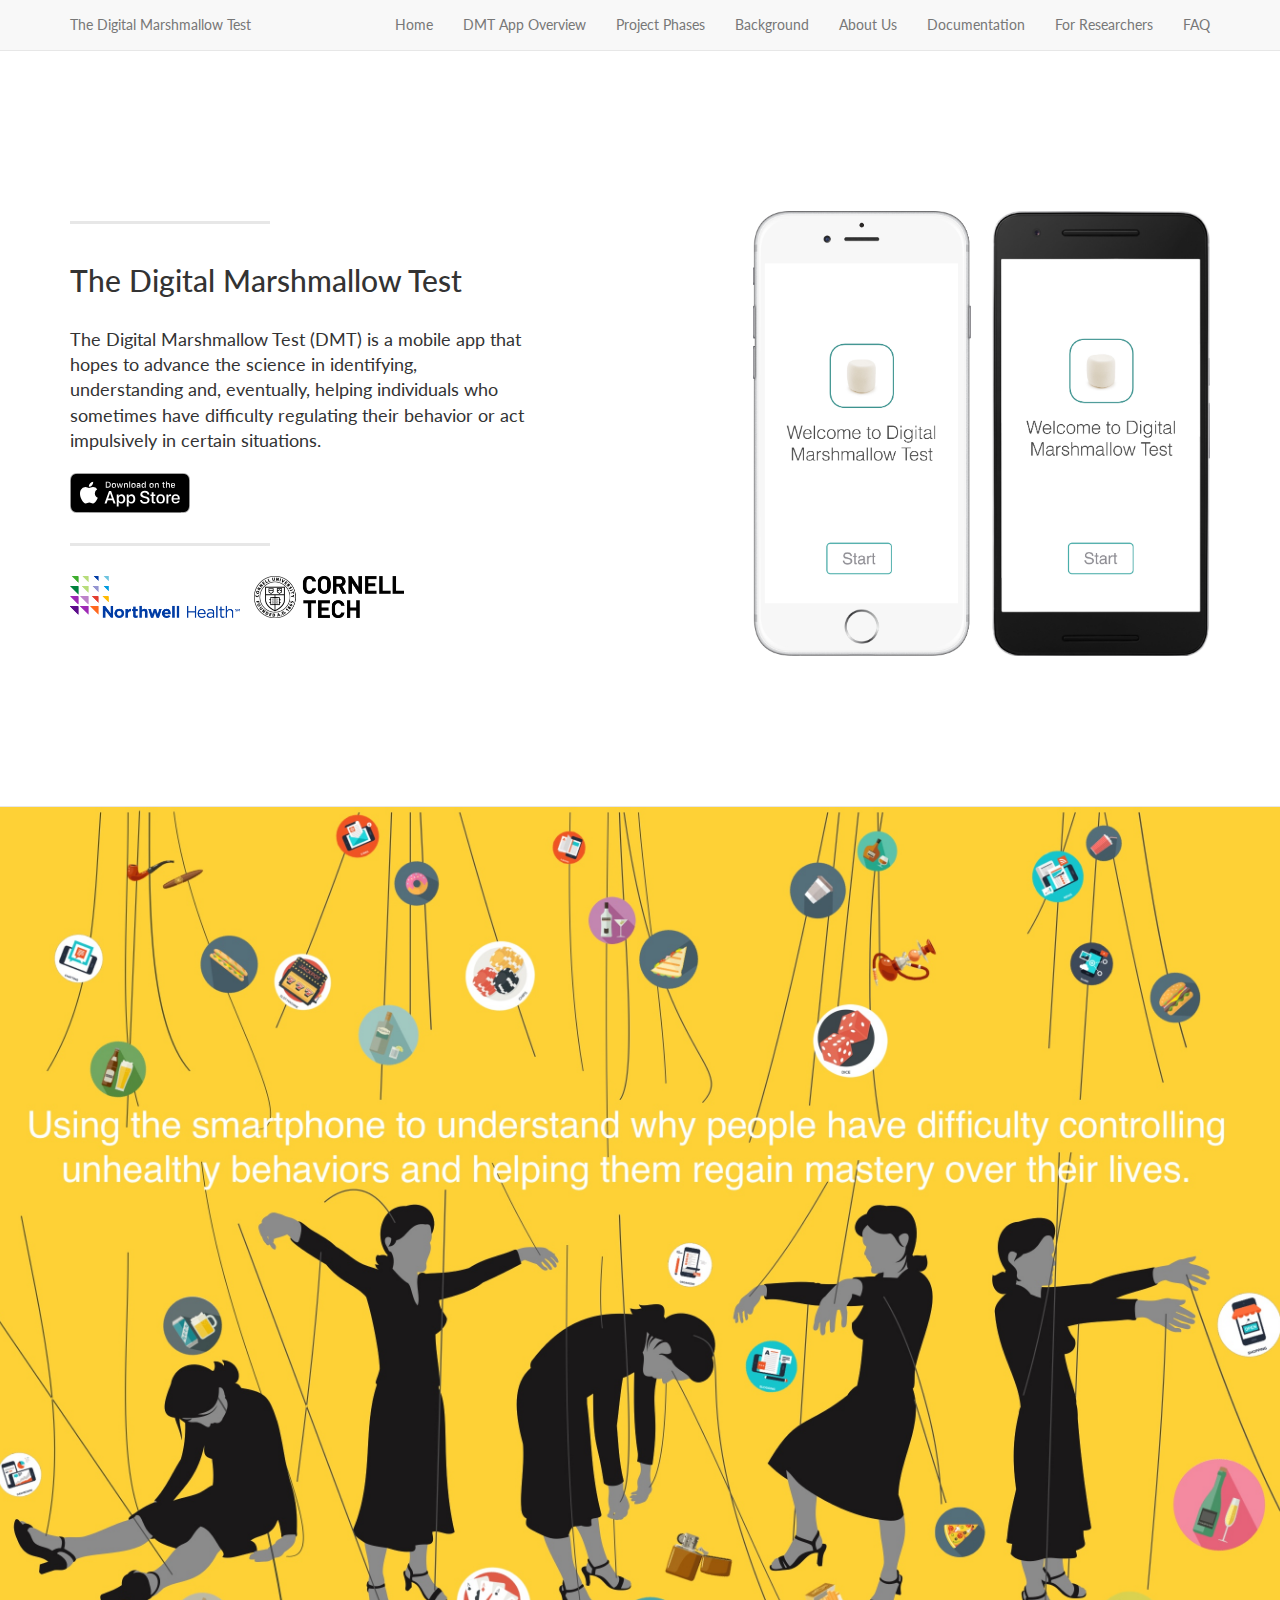
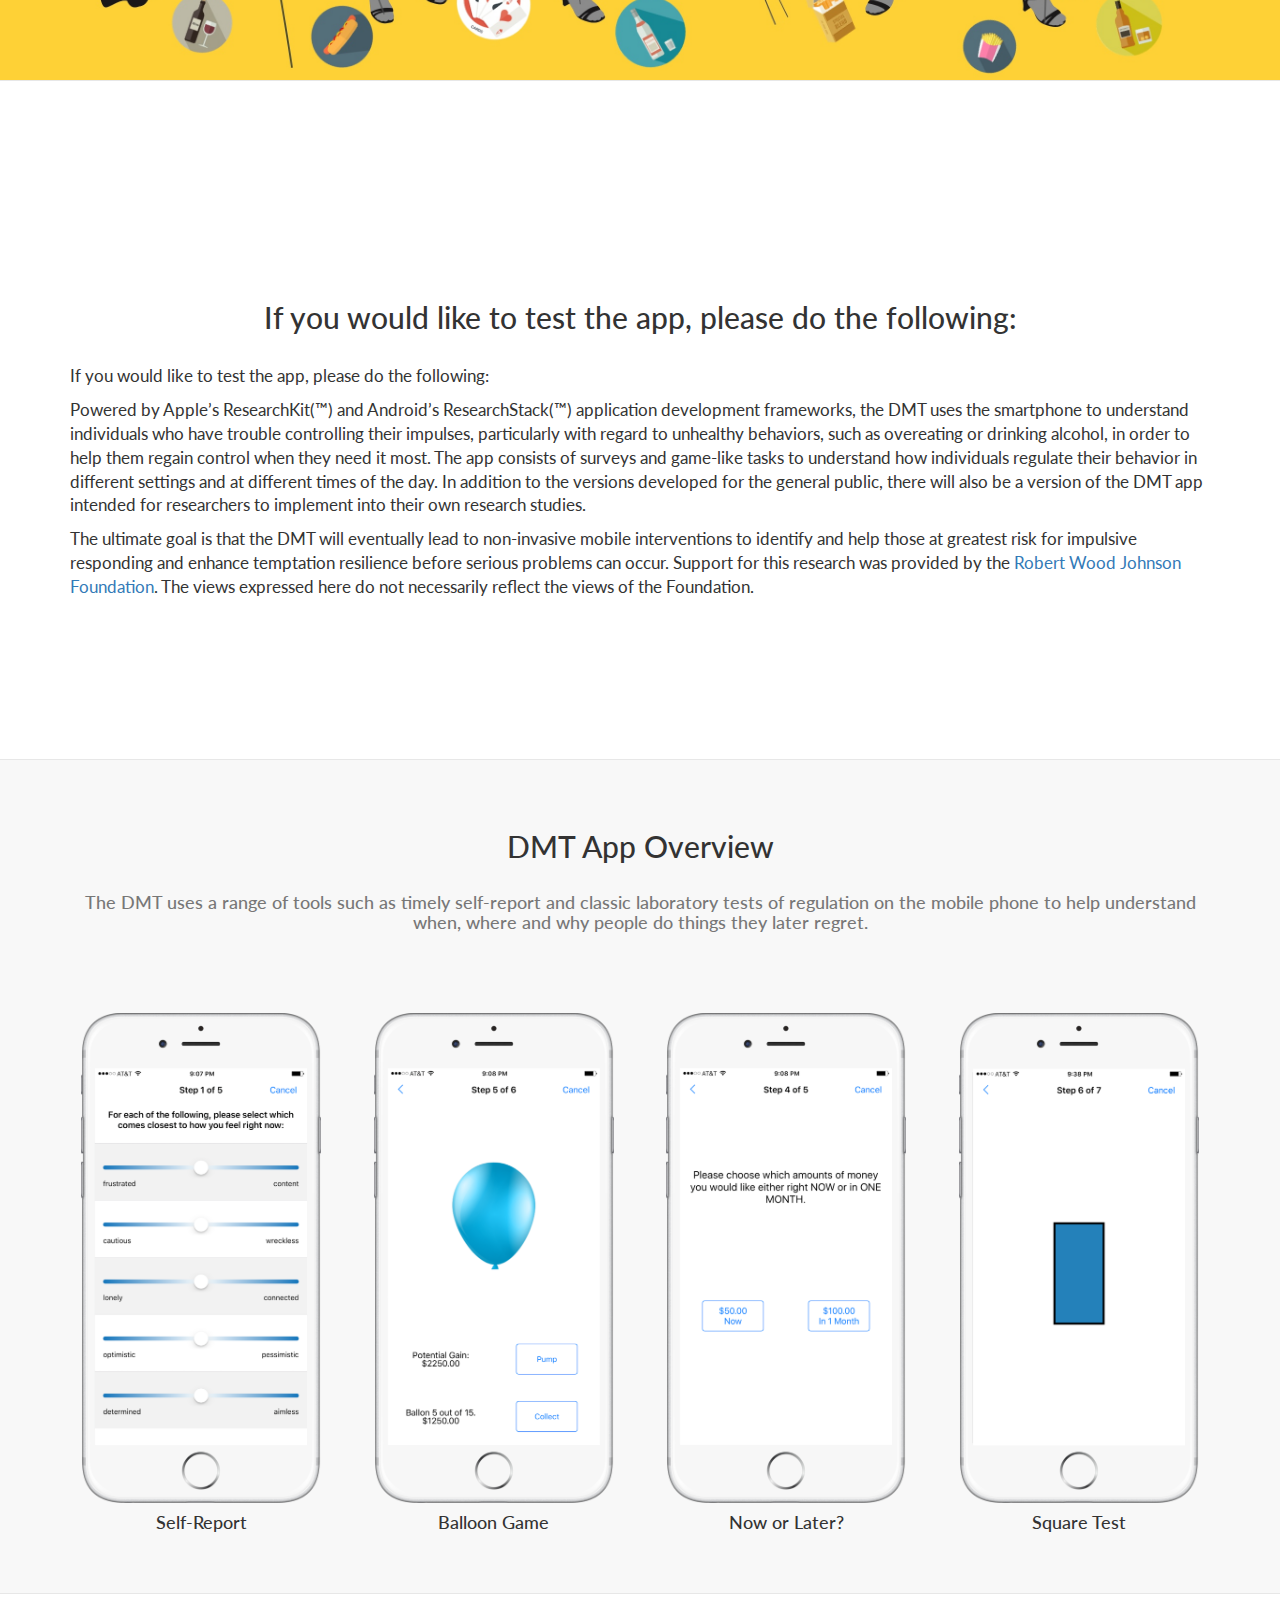
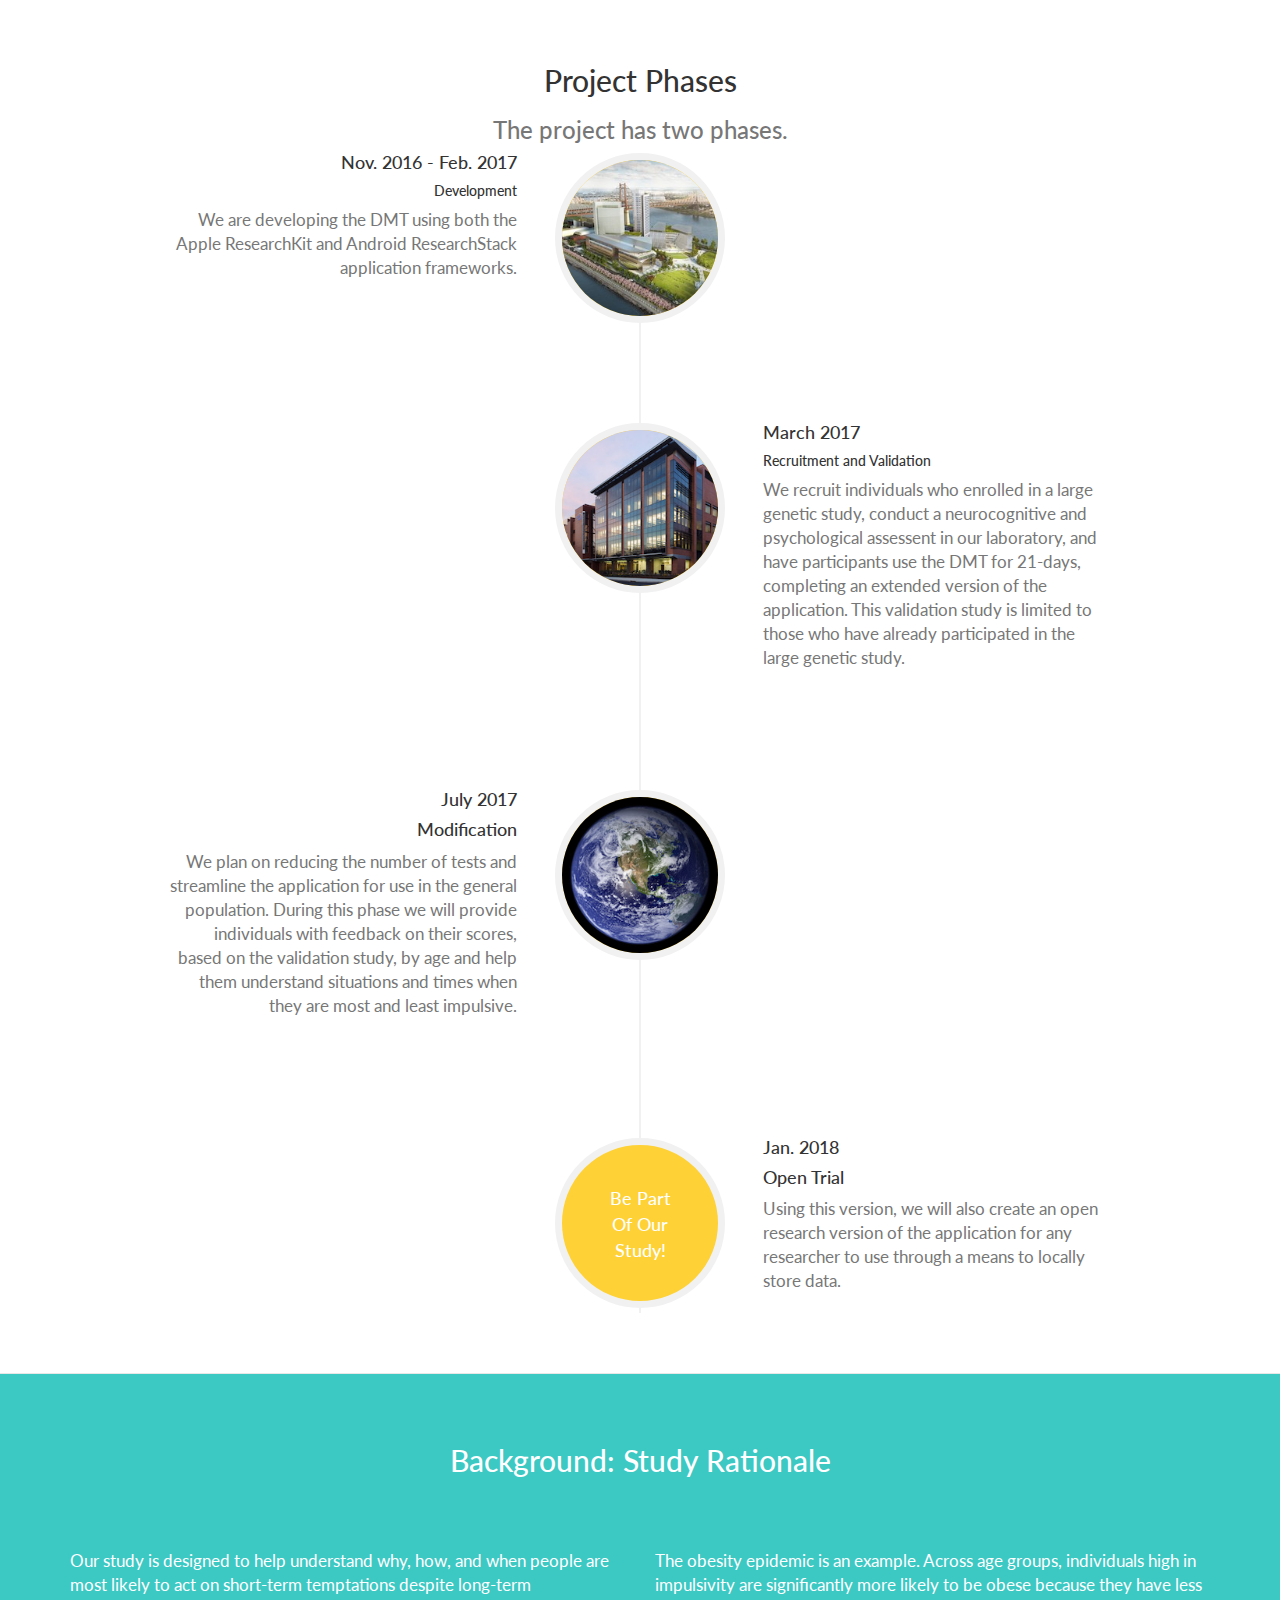
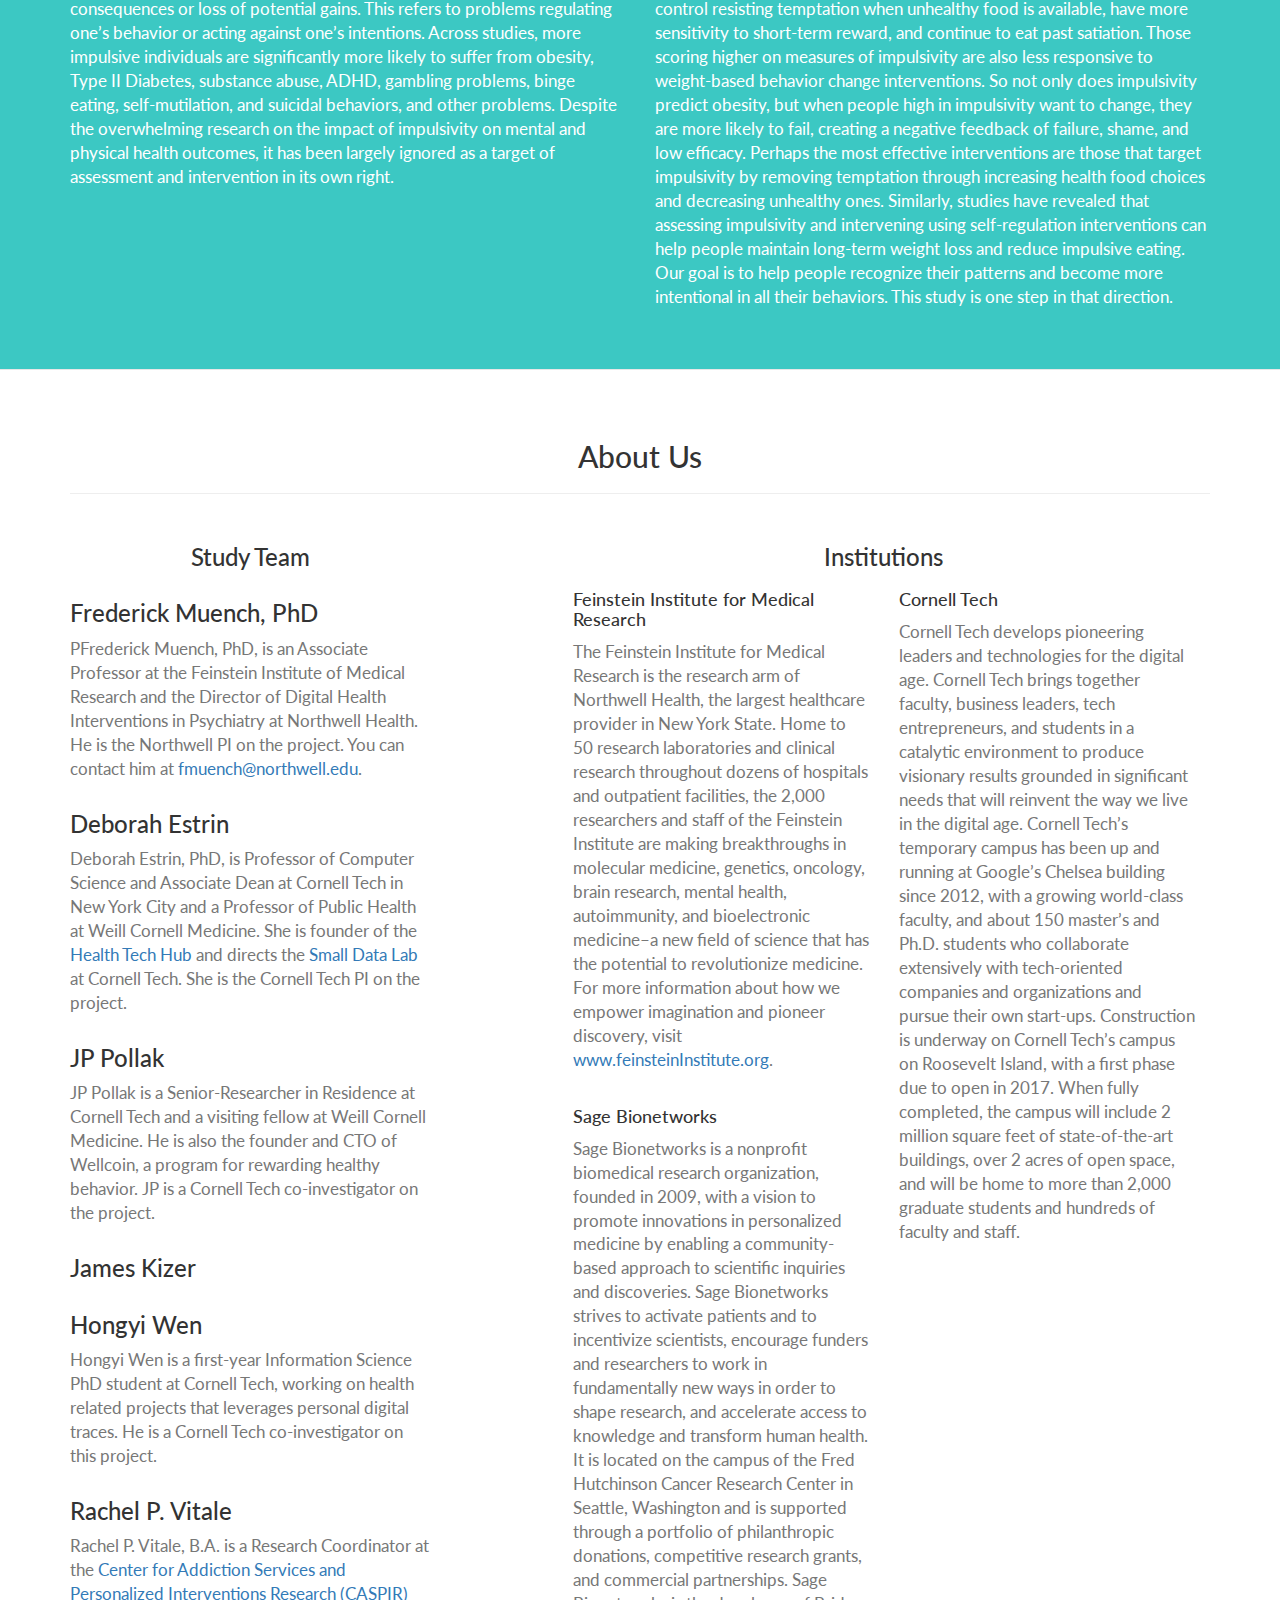
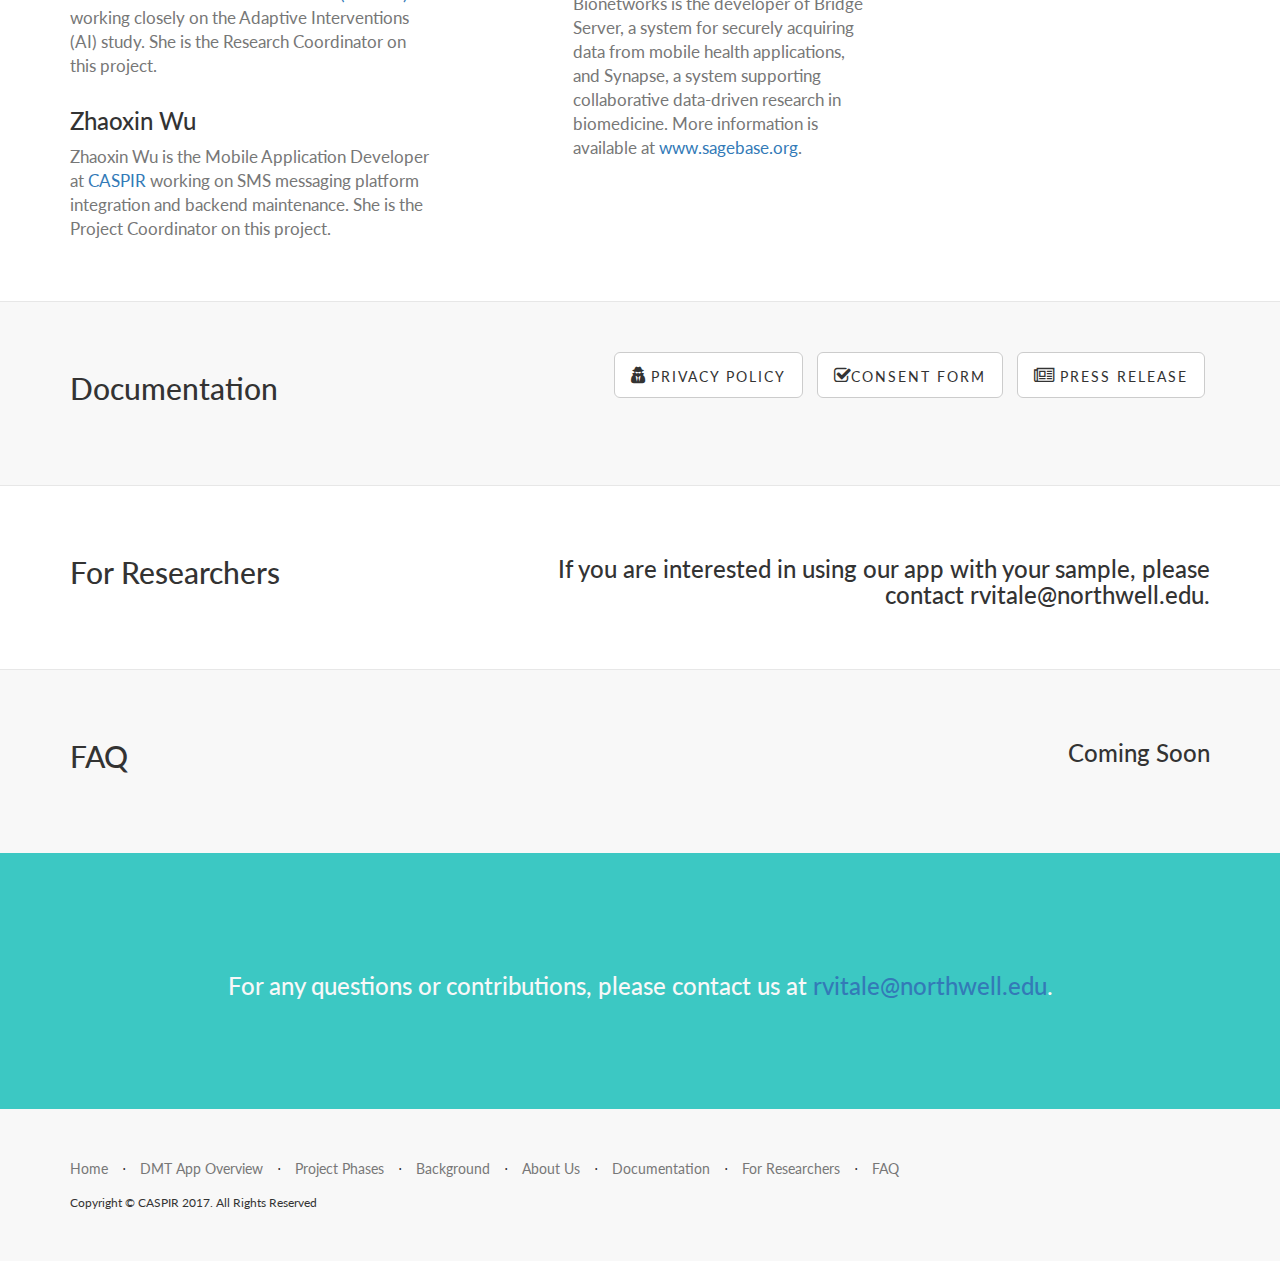
<file: index.html>
<!DOCTYPE html>
<html lang="en">

<head>

    <meta charset="utf-8">
    <meta http-equiv="X-UA-Compatible" content="IE=edge">
    <meta name="viewport" content="width=device-width, initial-scale=1">
    <meta name="description" content="Using the smartphone to understand why people have difficulty controlling unhealthy behaviors and helping them regain mastery over their lives.">
    <meta name="author" content="Frederick Muench">

    <title>DMT | Digital Marshamallow Test</title>

    <!-- Bootstrap Core CSS -->
    <link href="css/bootstrap.min.css" rel="stylesheet">

    <!-- Custom CSS -->
    <link href="css/main.css" rel="stylesheet">
    <link href="css/timeline.css" rel="stylesheet">

    <!-- favicon -->
    <link rel="shortcut icon" href="img/favicon.ico" type="image/x-icon">
    <link rel="icon" href="img/favicon.ico" type="image/x-icon">

    <!-- Custom Fonts -->
    <link href="font-awesome/css/font-awesome.min.css" rel="stylesheet" type="text/css">
    <link href="https://fonts.googleapis.com/css?family=Lato:300,400,700,300italic,400italic,700italic" rel="stylesheet" type="text/css">

    <script src="js/jquery.js"></script>
    <script src="js/bootstrap.min.js"></script>

    <!-- HTML5 Shim and Respond.js IE8 support of HTML5 elements and media queries -->
    <!-- WARNING: Respond.js doesn't work if you view the page via file:// -->
    <!--[if lt IE 9]>
        <script src="https://oss.maxcdn.com/libs/html5shiv/3.7.0/html5shiv.js"></script>
        <script src="https://oss.maxcdn.com/libs/respond.js/1.4.2/respond.min.js"></script>
    <![endif]-->

</head>

<body>
    <nav class="navbar navbar-default navbar-fixed-top topnav" role="navigation">
        <div class="container topnav">
            <div class="navbar-header">
                <button type="button" class="navbar-toggle" data-toggle="collapse" data-target="#bs-example-navbar-collapse-1">
                    <span class="sr-only">Toggle navigation</span>
                    <span class="icon-bar"></span>
                    <span class="icon-bar"></span>
                    <span class="icon-bar"></span>
                </button>
                <a class="navbar-brand topnav" href="#">The Digital Marshmallow Test</a>
            </div>
            <div class="collapse navbar-collapse" id="bs-example-navbar-collapse-1">
                <ul class="nav navbar-nav navbar-right">
                    <li>
                        <a href="#">Home</a>
                    </li>
                    <li>
                        <a href="#overview">DMT App Overview</a>
                    </li>
                    <li>
                        <a href="#project">Project Phases</a>
                    </li>
                    <li>
                        <a href="#background">Background</a>
                    </li>
                    <li>
                        <a href="#about">About Us</a>
                    </li>
                    <li>
                        <a href="#documentation">Documentation</a>
                    </li>
                    <li>
                        <a href="#researchers">For Researchers</a>
                    </li>
                    <li>
                        <a href="#faq">FAQ</a>
                    </li>
                </ul>
            </div>
        </div>
    </nav>

    
    <a name="home"></a>
    <section class="content-section-b" style="padding-top: 200px; padding-bottom: 150px;">
        <div class="container">
            <div class="row">
                <div class="col-lg-5 col-sm-6">
                    <hr class="section-heading-spacer">
                    <div class="clearfix"></div>
                    <h2 class="section-heading">The Digital Marshmallow Test</h2>
                    <p class="lead">The Digital Marshmallow Test (DMT) is a mobile app that hopes to advance the science in identifying, understanding and, eventually, helping individuals who sometimes have difficulty regulating their behavior or act impulsively in certain situations.</p>

                    <p><a href="https://itunes.apple.com/us/app/dmt-mpulse/id1178781313?mt=8"><img src="css/Download_on_the_App_Store_Badge.svg"></a></p>
                    <hr class="section-heading-spacer">
                    <div class="clearfix"></div>
                    <ul class="list-inline intro-social-buttons">
                        <li style="padding-top: 10px;">
                            <a href="#"><img src="img/Northwell-Health-logo.png" style="height: 3em;"></a>
                        </li>
                        <li style="padding-top: 10px;">
                            <a href="#"><img src="img/Cornell-Tech-logo.png" style="height: 3em;"></a>
                        </li>
                    </ul>
                </div>
                <div class="col-lg-5 col-lg-offset-2 col-sm-6" style="padding-top: 10px;">
                    <img class="img-responsive" src="img/Phone-Screens.jpg" alt="">
                </div>
            </div>
        </div>
    </section>

    <a name=""></a>
    <section class="intro-header">
        <div class="container">
            <div class="row">
                <div class="col-lg-12">
                    <div class="intro-message">
                        <div style="background: rgba(255, 255, 255, .6);"> 
                           <h2></h2>
                           <!--  <h2 style="color: #4D4D4D !important;">Using the smartphone to understand why people have difficulty controlling unhealthy behaviors and helping them regain mastery over their lives.</h2> -->
                        </div>
                        <hr class="intro-divider">
                    </div>
                </div>
            </div>
        </div>
    </section>

    <section class="content-section-b" style="padding-top: 200px; padding-bottom: 150px;">
        <div class="container">
            <div class="row">
              <div class="col-lg-12">
                    <h2 class="section-heading text-center">If you would like to test the app, please do the following:</h2>
                    <p>If you would like to test the app, please do the following:</p>

                    <p>Powered by Apple’s ResearchKit(™) and Android’s ResearchStack(™) application development frameworks, the DMT uses the smartphone to understand individuals who have trouble controlling their impulses, particularly with regard to unhealthy behaviors, such as overeating or drinking alcohol, in order to help them regain control when they need it most. The app consists of surveys and game-like tasks to understand how individuals regulate their behavior in different settings and at different times of the day. In addition to the versions developed for the general public, there will also be a version of the DMT app intended for researchers to implement into their own research studies.</p>

                    <p>The ultimate goal is that the DMT will eventually lead to non-invasive mobile interventions to identify and help those at greatest risk for impulsive responding and enhance temptation resilience before serious problems can occur. Support for this research was provided by the <a href="http://www.rwjf.org/" target="_blank">Robert Wood Johnson Foundation</a>. The views expressed here do not necessarily reflect the views of the Foundation.</p>
              </div>
            </div>
        </div>
    </section>
    <a name="overview"></a>
    <section class="content-section-a">
        <div class="container">
            <div class="row">
                <div class="col-lg-12 text-center">
                    <h2 class="section-heading">DMT App Overview</h2>
                    <h4 class="section-subheading text-muted">The DMT uses a range of tools such as timely self-report and classic laboratory tests of regulation on the mobile phone to help understand when, where and why people do things they later regret.</h4>
                </div>
            </div>
            <div class="row text-center" style="padding-top: 5em;">
                <div class="col-md-3">
                    <img src="img/Survey.png" style="height: 35em;">
                    <h4 class="service-heading">Self-Report</h4>
                    <p class="text-muted"></p>
                </div>
                <div class="col-md-3">
                    <img src="img/Balloon.png" style="height: 35em;">
                    <h4 class="service-heading">Balloon Game</h4>
                    <p class="text-muted"></p>
                </div>
                <div class="col-md-3">
                    <img src="img/Discount.png" style="height: 35em;">
                    <h4 class="service-heading">Now or Later?</h4>
                    <p class="text-muted"></p>
                </div>
                <div class="col-md-3">
                    <img src="img/Go-No-Go.png" style="height: 35em;">
                    <h4 class="service-heading">Square Test</h4>
                    <p class="text-muted"></p>
                </div>
            </div>
        </div>
   </section> 
   
   <a name="project"></a>
   <section class="content-section-b">
        <div class="container">
            <div class="row">
                <div class="col-lg-12 text-center">
                    <h2 >Project Phases</h2>
                    <h3 class="section-subheading text-muted">The project has two phases.</h3>
                </div>
            </div>
            <div class="row">
                <div class="col-lg-12">
                    <ul class="timeline">
                        <li>
                            <div class="timeline-image">
                                <img class="img-circle img-responsive" src="img/Cornell-Tech-campus.jpg" alt="">
                            </div>
                            <div class="timeline-panel">
                                <div class="timeline-heading">
                                    <h4>Nov. 2016 - Feb. 2017</h4>
                                    <h5>Development</h5>
                                </div>
                                <div class="timeline-body">
                                    <p class="text-muted">We are developing the DMT using both the Apple ResearchKit and Android ResearchStack application frameworks.</p>
                                </div>
                            </div>
                        </li>
                        <li class="timeline-inverted">
                            <div class="timeline-image">
                                <img class="img-circle img-responsive" src="img/Feinstein-Institute.jpg" alt="">
                            </div>
                            <div class="timeline-panel">
                                <div class="timeline-heading">
                                    <h4>March 2017</h4>
                                    <h5>Recruitment and Validation</h5>
                                </div>
                                <div class="timeline-body">
                                    <p class="text-muted">We recruit individuals who enrolled in a large genetic study, conduct a neurocognitive and psychological assessent in our laboratory, and have participants use the DMT for 21-days, completing an extended version of the application. This validation study is limited to those who have already participated in the large genetic study.</p>
                                </div>
                            </div>
                        </li>
                        <li>
                            <div class="timeline-image">
                                <img class="img-circle img-responsive" src="img/Earth.jpg" alt="">
                            </div>
                            <div class="timeline-panel">
                                <div class="timeline-heading">
                                    <h4>July 2017</h4>
                                    <h4 class="subheading">Modification</h4>
                                </div>
                                <div class="timeline-body">
                                    <p class="text-muted">We plan on reducing the number of tests and streamline the application for use in the general population. During this phase we will provide individuals with feedback on their scores, based on the validation study, by age and help them understand situations and times when they are most and least impulsive.</p>
                                </div>
                            </div>
                        </li>
                        <li class="timeline-inverted">
                            <div class="timeline-image">
                                <h4>Be Part
                                    <br>Of Our
                                    <br>Study!</h4>
                            </div>
                            <div class="timeline-panel">
                                <div class="timeline-heading">
                                    <h4>Jan. 2018</h4>
                                    <h4 class="subheading">Open Trial</h4>
                                </div>
                                <div class="timeline-body">
                                    <p class="text-muted">Using this version, we will also create an open research version of the application for any researcher to use through a means to locally store data.</p>
                                </div>
                            </div>
                        </li>
                    </ul>
                </div>
            </div>
        </div>
    </section>

    <a name="background"></a>
    <section class="content-section-a" style="background-color: #3CC8C3; color: white;">
        <div class="container">
            <div class="row">
                <div class="col-lg-12 text-center">
                    <h2 class="section-heading">Background: Study Rationale</h2>
                </div>
            </div>
            <div class="row" style="padding-top: 3em; color: white;">
                <div class="col-md-6">
                    <p>
                    Our study is designed to help understand why, how, and when people are most likely to act on short-term temptations despite long-term consequences or loss of potential gains. This refers to problems regulating one’s behavior or acting against one’s intentions.  Across studies, more impulsive individuals are significantly more likely to suffer from obesity, Type II Diabetes, substance abuse, ADHD, gambling problems, binge eating, self-mutilation, and suicidal behaviors, and other problems. Despite the overwhelming research on the impact of impulsivity on mental and physical health outcomes, it has been largely ignored as a target of assessment and intervention in its own right. 
                    </p>
                </div>
                <div class="col-md-6">
                    <p>
                    The obesity epidemic is an example. Across age groups, individuals high in impulsivity are significantly more likely to be obese because they have less control resisting temptation when unhealthy food is available, have more sensitivity to short-term reward, and continue to eat past satiation. Those scoring higher on measures of impulsivity are also less responsive to weight-based behavior change interventions. So not only does impulsivity predict obesity, but when people high in impulsivity want to change, they are more likely to fail, creating a negative feedback of failure, shame, and low efficacy.  Perhaps the most effective interventions are those that target impulsivity by removing temptation through increasing health food choices and decreasing unhealthy ones. Similarly, studies have revealed that assessing impulsivity and intervening using self-regulation interventions can help people maintain long-term weight loss and reduce impulsive eating.  Our goal is to help people recognize their patterns and become more intentional in all their behaviors. This study is one step in that direction.
                    </p>
                </div>
            </div>
        </div>
    </section> 

    <a name="about"></a>
    <section class="content-section-b">
        <div class="container">
            <div class="row">
                <div class="col-lg-12 text-center">
                    <div class="section-heading">
                        <h2>About Us</h2>
                        <p class="text-muted"></p>
                        <hr>
                    </div>
                </div>
            </div>
            <div class="row">
                <div class="col-md-4">
                    <h3 style="text-align: center;">Study Team</h3>
                    <div class="device-container">
                        <div class="row">
                            <div class="col-md-12">
                                <div class="feature-item">
                                    <i class="icon-screen-smartphone text-primary"></i>
                                    <h3>Frederick Muench, PhD</h3>
                                    <p class="text-muted">PFrederick Muench, PhD, is an Associate Professor at the Feinstein Institute of Medical Research and the Director of Digital Health Interventions in Psychiatry at Northwell Health. He is the Northwell PI on the project. You can contact him at <a href="mailto: fmuench@northwell.edu">fmuench@northwell.edu</a>.</p>
                                </div>
                            </div>
                            <div class="col-md-12">
                                <div class="feature-item">
                                    <i class="icon-screen-smartphone text-primary"></i>
                                    <h3>Deborah Estrin</h3>
                                    <p class="text-muted">Deborah Estrin, PhD, is Professor of Computer Science and Associate Dean at Cornell Tech in New York City and a Professor of Public Health at Weill Cornell Medicine. She is founder of the <a href="http://tech.cornell.edu/programs/masters-programs/ms-in-is-healthier-life">Health Tech Hub</a> and directs the <a href="http://smalldata.tech.cornell.edu/">Small Data Lab</a> at Cornell Tech. She is the Cornell Tech PI on the project. </p>
                                </div>
                            </div>
                            <div class="col-md-12">
                                <div class="feature-item">
                                    <i class="icon-screen-smartphone text-primary"></i>
                                    <h3>JP Pollak</h3>
                                    <p class="text-muted">JP Pollak is a Senior-Researcher in Residence at Cornell Tech and a visiting fellow at Weill Cornell Medicine. He is also the founder and CTO of Wellcoin, a program for rewarding healthy behavior. JP is a Cornell Tech co-investigator on the project.</p>
                                </div>
                            </div>
                             <div class="col-md-12">
                                <div class="feature-item">
                                    <i class="icon-screen-smartphone text-primary"></i>
                                    <h3>James Kizer</h3>
                                    <p class="text-muted"> </p>
                                </div>
                            </div>
                            <div class="col-md-12">
                                <div class="feature-item">
                                    <i class="icon-screen-smartphone text-primary"></i>
                                    <h3>Hongyi Wen</h3>
                                    <p class="text-muted">Hongyi Wen is a first-year Information Science PhD student at Cornell Tech, working on health related projects that leverages personal digital traces. He is a Cornell Tech co-investigator on this project.</p>
                                </div>
                            </div>
                            <div class="col-md-12">
                                <div class="feature-item">
                                    <i class="icon-screen-smartphone text-primary"></i>
                                    <h3>Rachel P. Vitale</h3>
                                    <p class="text-muted">Rachel P. Vitale, B.A. is a Research Coordinator at the <a href="http://caspir.org">Center for Addiction Services and Personalized Interventions Research (CASPIR)</a> working closely on the Adaptive Interventions (AI) study. She is the Research Coordinator on this project.</p>
                                </div>
                            </div>
                           
                            <div class="col-md-12">
                                <div class="feature-item">
                                    <i class="icon-screen-smartphone text-primary"></i>
                                    <h3>Zhaoxin Wu</h3>
                                    <p class="text-muted">Zhaoxin Wu is the Mobile Application Developer at <a href="http://caspir.org">CASPIR</a> working on SMS messaging platform integration and backend maintenance. She is the Project Coordinator on this project.</p>
                                </div>
                            </div>
                        </div>
                    </div>
                </div>
                <div class="col-md-offset-1 col-md-7">
                    <h3 style="text-align: center;">Institutions</h3>
                    <div class="container-fluid">
                        <div class="row">
                            <div class="col-md-6">
                                <div class="feature-item">
                                    <i class="icon-screen-smartphone text-primary"></i>
                                    <h4>Feinstein Institute for Medical Research</h4>
                                    <p class="text-muted">The Feinstein Institute for Medical Research is the research arm of Northwell Health, the largest healthcare provider in New York State. Home to 50 research laboratories and clinical research throughout dozens of hospitals and outpatient facilities, the 2,000 researchers and staff of the Feinstein Institute are making breakthroughs in molecular medicine, genetics, oncology, brain research, mental health, autoimmunity, and bioelectronic medicine–a new field of science that has the potential to revolutionize medicine. For more information about how we empower imagination and pioneer discovery, visit <a href="www.feinsteinInstitute.org">www.feinsteinInstitute.org</a>.</p>
                                </div>
                                <div class="feature-item" style="padding-top: 15px;">
                                    <i class="icon-present text-primary"></i>
                                    <h4>Sage Bionetworks</h4>
                                    <p class="text-muted">Sage Bionetworks is a nonprofit biomedical research organization, founded in 2009, with a vision to promote innovations in personalized medicine by enabling a community-based approach to scientific inquiries and discoveries. Sage Bionetworks strives to activate patients and to incentivize scientists, encourage funders and researchers to work in fundamentally new ways in order to shape research, and accelerate access to knowledge and transform human health. It is located on the campus of the Fred Hutchinson Cancer Research Center in Seattle, Washington and is supported through a portfolio of philanthropic donations, competitive research grants, and commercial partnerships. Sage Bionetworks is the developer of Bridge Server, a system for securely acquiring data from mobile health applications, and Synapse, a system supporting collaborative data-driven research in biomedicine. More information is available at <a href="www.sagebase.org">www.sagebase.org</a>.</p>
                                </div>
                            </div>
                            <div class="col-md-6">
                                <div class="feature-item">
                                    <i class="icon-camera text-primary"></i>
                                    <h4>Cornell Tech</h4>
                                    <p class="text-muted">Cornell Tech develops pioneering leaders and technologies for the digital age. Cornell Tech brings together faculty, business leaders, tech entrepreneurs, and students in a catalytic environment to produce visionary results grounded in significant needs that will reinvent the way we live in the digital age. Cornell Tech’s temporary campus has been up and running at Google’s Chelsea building since 2012, with a growing world-class faculty, and about 150 master’s and Ph.D. students who collaborate extensively with tech-oriented companies and organizations and pursue their own start-ups. Construction is underway on Cornell Tech’s campus on Roosevelt Island, with a first phase due to open in 2017. When fully completed, the campus will include 2 million square feet of state-of-the-art buildings, over 2 acres of open space, and will be home to more than 2,000 graduate students and hundreds of faculty and staff.</p>
                                </div>
                            </div>
                        </div>
                    </div>
                </div>
            </div>
        </div>
    </section>

    <a name="documentation"></a>
    <section class="content-section-a">
        <div class="container">
            <div class="row">
                <div class="col-lg-3">
<!--                     <hr class="section-heading-spacer">
 -->                    <div class="clearfix"></div>
                    <h2 class="section-heading">Documentation</h2>
                </div>
                <div class="col-lg-9">
                    <ul class="list-inline banner-social-buttons">
                        <li>
                            <a href="privacy-policy.html" target="_blank" class="btn btn-default btn-lg"><i class="fa fa-user-secret"></i> <span class="network-name">Privacy Policy</span></a>
                        </li>
                        <li>
                            <a href="DMT_Consent.pdf" target="_blank" class="btn btn-default btn-lg"><i class="fa fa-check-square-o"></i><span class="network-name">Consent Form</span></a>
                        </li>
                        <li>
                            <a href="http://www.mobihealthnews.com/content/new-smartphone-based-study-build-famous-marshmallow-test" target="_blank" class="btn btn-default btn-lg"><i class="fa fa-newspaper-o"></i> <span class="network-name">Press Release</span></a>
                        </li>
                    </ul>
                </div>
                </div>
            </div>

        </div>
    </section>
    
    <a name="researchers"></a>
    <section class="content-section-b">
        <div class="container">
            <div class="row">
                <div class="col-lg-5 col-sm-4">
<!--                     <hr class="section-heading-spacer">
 -->                    <div class="clearfix"></div>
                    <h2 class="section-heading">For Researchers</h2>
                </div>
                <div class="col-lg-7 col-sm-8">
                    <h3 align="right">If you are interested in using our app with your sample, please contact rvitale@northwell.edu.</h3>
                </div>
            </div>
        </div>
    </section>

    <a name="faq"></a>
    <section class="content-section-a">
        <div class="container">
            <div class="row">
                <div class="col-lg-3 col-sm-4">
<!--                     <hr class="section-heading-spacer">
 -->                    <div class="clearfix"></div>
                    <h2 class="section-heading">FAQ</h2>
                </div>
                <div class="col-lg-9 col-sm-8">
                    <!--  <ul class="list-inline banner-social-buttons">
                        <li>
                            <a href="#" class="btn btn-default btn-lg"><i class="fa fa-question-circle-o"></i> <span class="network-name">Coming Soon</span></a>
                        </li>
                    </ul>
 -->                <h3 align="right">Coming Soon</h3>
                </div>
            </div>
        </div>
    </section>

    <a name="contact"></a>
    <section class="banner">
        <div class="container">
            <div class="row">
                <div class="col-lg-12 text-center">
                    <h3>For any questions or contributions, please contact us at <a href="mailto:rvitale@northwell.edu">rvitale@northwell.edu</a>.</h3>
                </div>
            </div>
        </div>
    </section>

    <footer>
        <div class="container">
            <div class="row">
                <div class="col-lg-12">
                    <ul class="list-inline">
                        <li>
                            <a href="#">Home</a>
                        </li>
                        <li class="footer-menu-divider">&sdot;</li>
                        <li>
                            <a href="#overview">DMT App Overview</a>
                        </li>
                        <li class="footer-menu-divider">&sdot;</li>
                        <li>
                            <a href="#project">Project Phases</a>
                        </li>
                        <li class="footer-menu-divider">&sdot;</li>
                        <li>
                            <a href="#background">Background</a>
                        </li>
                        <li class="footer-menu-divider">&sdot;</li>
                        <li>
                            <a href="#about">About Us</a>
                        </li>
                        <li class="footer-menu-divider">&sdot;</li>
                        <li>
                            <a href="#documentation">Documentation</a>
                        </li>
                        <li class="footer-menu-divider">&sdot;</li>
                        <li>
                            <a href="#researchers">For Researchers</a>
                        </li>
                        <li class="footer-menu-divider">&sdot;</li>
                        <li>
                            <a href="#faq">FAQ</a>
                        </li>
                    </ul>
                    <p class="copyright small">Copyright &copy; CASPIR 2017. All Rights Reserved</p>
                </div>
            </div>
        </div>
    </footer>
</body>

</html>
</file>
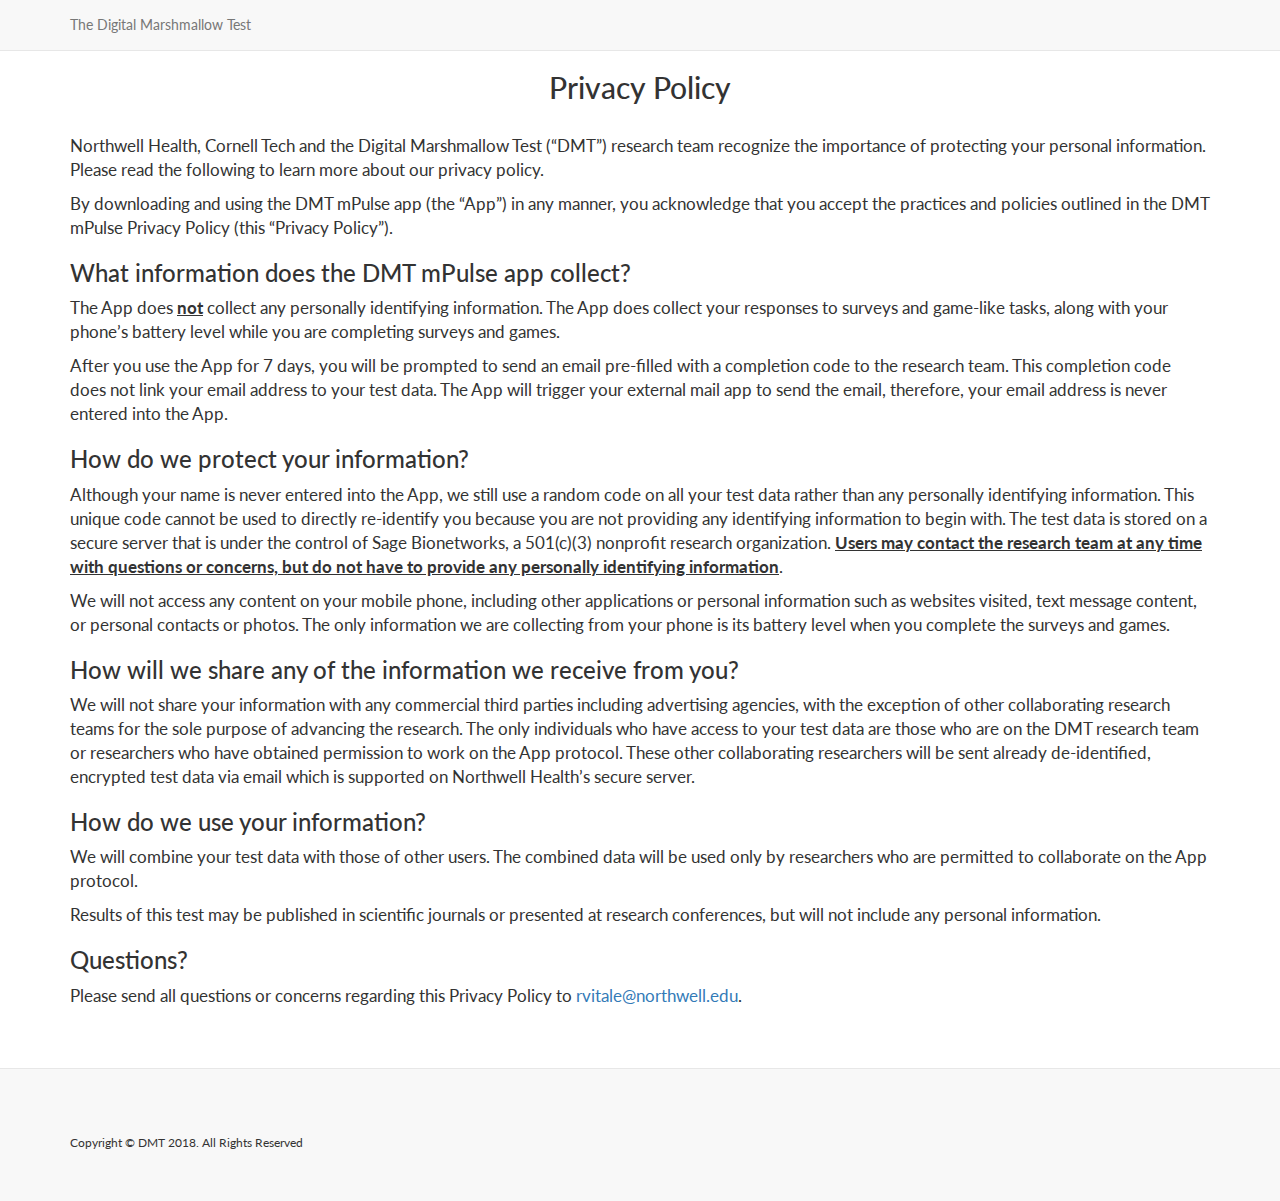
<file: privacy-policy.html>
<!DOCTYPE html>
<html lang="en">

<head>

    <meta charset="utf-8">
    <meta http-equiv="X-UA-Compatible" content="IE=edge">
    <meta name="viewport" content="width=device-width, initial-scale=1">
    <meta name="description" content="Using the smartphone to understand why people have difficulty controlling unhealthy behaviors and helping them regain mastery over their lives.">
    <meta name="author" content="Frederick Muench">

    <title>DMT | Digital Marshamallow Test</title>

    <!-- Bootstrap Core CSS -->
    <link href="css/bootstrap.min.css" rel="stylesheet">

    <!-- Custom CSS -->
    <link href="css/main.css" rel="stylesheet">
    <link href="css/timeline.css" rel="stylesheet">

    <!-- favicon -->
    <link rel="shortcut icon" href="img/favicon.ico" type="image/x-icon">
    <link rel="icon" href="img/favicon.ico" type="image/x-icon">

    <!-- Custom Fonts -->
    <link href="font-awesome/css/font-awesome.min.css" rel="stylesheet" type="text/css">
    <link href="https://fonts.googleapis.com/css?family=Lato:300,400,700,300italic,400italic,700italic" rel="stylesheet" type="text/css">

    <script src="js/jquery.js"></script>
    <script src="js/bootstrap.min.js"></script>

    <!-- HTML5 Shim and Respond.js IE8 support of HTML5 elements and media queries -->
    <!-- WARNING: Respond.js doesn't work if you view the page via file:// -->
    <!--[if lt IE 9]>
        <script src="https://oss.maxcdn.com/libs/html5shiv/3.7.0/html5shiv.js"></script>
        <script src="https://oss.maxcdn.com/libs/respond.js/1.4.2/respond.min.js"></script>
    <![endif]-->

</head>

<body>
    <nav class="navbar navbar-default navbar-fixed-top topnav" role="navigation">
        <div class="container topnav">
            <div class="navbar-header">
                <a class="navbar-brand topnav" href="index.html">The Digital Marshmallow Test</a>
            </div>
        </div>
    </nav>


    <section class="content-section-b">
        <div class="container">
            <div class="row">
              <div class="col-lg-12">
                    <h2 class="section-heading text-center">Privacy Policy</h2>

                    <p>Northwell Health, Cornell Tech and the Digital Marshmallow Test (“DMT”) research team recognize the importance of protecting your personal information. Please read the following to learn more about our privacy policy.</p>

                    <p>By downloading and using the DMT mPulse app (the “App”) in any manner, you acknowledge that you accept the practices and policies outlined in the DMT mPulse Privacy Policy (this “Privacy Policy”).</p>

                    <h3>What information does the DMT mPulse app collect?</h3>

                    <p>The App does <u><b>not</b></u> collect any personally identifying information. The App does collect your responses to surveys and game-like tasks, along with your phone’s battery level while you are completing surveys and games.</p>

                    <p>After you use the App for 7 days, you will be prompted to send an email pre-filled with a completion code to the research team. This completion code does not link your email address to your test data. The App will trigger your external mail app to send the email, therefore, your email address is never entered into the App.</p>

                    <h3>How do we protect your information?</h3>

                    <p>Although your name is never entered into the App, we still use a random code on all your test data rather than any personally identifying information. This unique code cannot be used to directly re-identify you because you are not providing any identifying information to begin with. The test data is stored on a secure server that is under the control of Sage Bionetworks, a 501(c)(3) nonprofit research organization. <u><b>Users may contact the research team at any time with questions or concerns, but do not have to provide any personally identifying information</b></u>.</p>

                    <p>We will not access any content on your mobile phone, including other applications or personal information such as websites visited, text message content, or personal contacts or photos. The only information we are collecting from your phone is its battery level when you complete the surveys and games.</p>

                    <h3>How will we share any of the information we receive from you?</h3>

                    <p>We will not share your information with any commercial third parties including advertising agencies, with the exception of other collaborating research teams for the sole purpose of advancing the research. The only individuals who have access to your test data are those who are on the DMT research team or researchers who have obtained permission to work on the App protocol. These other collaborating researchers will be sent already de-identified, encrypted test data via email which is supported on Northwell Health’s secure server.</p>

                    <h3>How do we use your information?</h3>

                    <p>We will combine your test data with those of other users. The combined data will be used only by researchers who are permitted to collaborate on the App protocol.</p>

                    <p>Results of this test may be published in scientific journals or presented at research conferences, but will not include any personal information.</p>

                    <h3>Questions?</h3>

                    <p>Please send all questions or concerns regarding this Privacy Policy to <a href="mailto:rvitale@northwell.edu">rvitale@northwell.edu</a>.</p>
              </div>
            </div>
        </div>
    </section>
    <footer>
     <div class="container">
            <div class="row">
                <div class="col-lg-12">
                    <p class="copyright small">Copyright &copy; DMT 2018. All Rights Reserved</p>
                </div>
            </div>
        </div>
    </footer>
</body>
</html>
</file>
<file: css/timeline.css>
.text-muted {
  color: #777777;
}
@media (min-width: 767px) {
  #portfolio .portfolio-item {
    margin: 0 0 30px;
  }
}
.timeline {
  list-style: none;
  padding: 0;
  position: relative;
}
.timeline:before {
  top: 0;
  bottom: 0;
  position: absolute;
  content: "";
  width: 2px;
  background-color: #f1f1f1;
  left: 40px;
  margin-left: -1.5px;
}
.timeline > li {
  margin-bottom: 50px;
  position: relative;
  min-height: 50px;
}
.timeline > li:before,
.timeline > li:after {
  content: " ";
  display: table;
}
.timeline > li:after {
  clear: both;
}
.timeline > li .timeline-panel {
  width: 100%;
  float: right;
  padding: 0 20px 0 100px;
  position: relative;
  text-align: left;
}
.timeline > li .timeline-panel:before {
  border-left-width: 0;
  border-right-width: 15px;
  left: -15px;
  right: auto;
}
.timeline > li .timeline-panel:after {
  border-left-width: 0;
  border-right-width: 14px;
  left: -14px;
  right: auto;
}
.timeline > li .timeline-image {
  left: 0;
  margin-left: 0;
  width: 80px;
  height: 80px;
  position: absolute;
  z-index: 100;
  background-color: #FED136;
  color: white;
  border-radius: 100%;
  border: 7px solid #f1f1f1;
  text-align: center;
}
.timeline > li .timeline-image h4 {
  font-size: 10px;
  margin-top: 12px;
  line-height: 14px;
}
.timeline > li.timeline-inverted > .timeline-panel {
  float: right;
  text-align: left;
  padding: 0 20px 0 100px;
}
.timeline > li.timeline-inverted > .timeline-panel:before {
  border-left-width: 0;
  border-right-width: 15px;
  left: -15px;
  right: auto;
}
.timeline > li.timeline-inverted > .timeline-panel:after {
  border-left-width: 0;
  border-right-width: 14px;
  left: -14px;
  right: auto;
}
.timeline > li:last-child {
  margin-bottom: 0;
}
.timeline .timeline-heading h4 {
  margin-top: 0;
  color: inherit;
}
.timeline .timeline-heading h4.subheading {
  text-transform: none;
}
.timeline .timeline-body > p,
.timeline .timeline-body > ul {
  margin-bottom: 0;
}
@media (min-width: 768px) {
  .timeline:before {
    left: 50%;
  }
  .timeline > li {
    margin-bottom: 100px;
    min-height: 100px;
  }
  .timeline > li .timeline-panel {
    width: 41%;
    float: left;
    padding: 0 20px 20px 30px;
    text-align: right;
  }
  .timeline > li .timeline-image {
    width: 100px;
    height: 100px;
    left: 50%;
    margin-left: -50px;
  }
  .timeline > li .timeline-image h4 {
    font-size: 13px;
    margin-top: 16px;
    line-height: 18px;
  }
  .timeline > li.timeline-inverted > .timeline-panel {
    float: right;
    text-align: left;
    padding: 0 30px 20px 20px;
  }
}
@media (min-width: 992px) {
  .timeline > li {
    min-height: 150px;
  }
  .timeline > li .timeline-panel {
    padding: 0 20px 20px;
  }
  .timeline > li .timeline-image {
    width: 150px;
    height: 150px;
    margin-left: -75px;
  }
  .timeline > li .timeline-image h4 {
    font-size: 18px;
    margin-top: 30px;
    line-height: 26px;
  }
  .timeline > li.timeline-inverted > .timeline-panel {
    padding: 0 20px 20px;
  }
}
@media (min-width: 1200px) {
  .timeline > li {
    min-height: 170px;
  }
  .timeline > li .timeline-panel {
    padding: 0 20px 20px 100px;
  }
  .timeline > li .timeline-image {
    width: 170px;
    height: 170px;
    margin-left: -85px;
  }
  .timeline > li .timeline-image h4 {
    margin-top: 40px;
  }
  .timeline > li.timeline-inverted > .timeline-panel {
    padding: 0 100px 20px 20px;
  }
}
</file>
<file: css/main.css>
/*
 * Start Bootstrap - Landing Page (http://startbootstrap.com/)
 * Copyright 2013-2016 Start Bootstrap
 * Licensed under MIT (https://github.com/BlackrockDigital/startbootstrap/blob/gh-pages/LICENSE)
 */

body,
html {
    width: 100%;
    height: 100%;
}

body,
h1,
h2,
h3,
h4,
h5,
h6 {
    font-family: "Lato","Helvetica Neue",Helvetica,Arial,sans-serif;
    /*font-weight: 700;*/
}
p {
    font-size: 1.2em;
}

.text-muted {
  color: #777777;
}

footer a {
    color: #777 !important;
}
.topnav {
    font-size: 14px; 
}

.lead {
    font-size: 18px;
    font-weight: 400;
}

.intro-header {
    padding: 150px -25px;
    text-align: center;
    color: #f8f8f8;
    /*background: url(../img/intro-bg.jpg) no-repeat center center;*/
    background: url(../img/DMT-Intro-With-Text.jpg) no-repeat center center;
    background-size: cover;
    /*margin-top: 50px;*/
}

.intro-message {
    position: relative;
    padding: 41% 15% 32% 10%;
}

.intro-message > h1 {
    margin: 0;
    text-shadow: 2px 2px 3px rgba(0,0,0,0.6);
    font-size: 5em;
}

.intro-divider {
    width: 400px;
    /*border-top: 1px solid #f8f8f8;
    border-bottom: 1px solid rgba(0,0,0,0.2);*/
    border: none !important;
}


.intro-message > h3 {
    text-shadow: 2px 2px 3px rgba(0,0,0,0.6);
}

@media(max-width:767px) {
    .intro-message {
        padding-bottom: 25%;
    }

    .intro-message > h1 {
        font-size: 3em;
    }

    ul.intro-social-buttons > li {
        display: block;
        margin-bottom: 20px;
        padding: 0;
    }

    ul.intro-social-buttons > li:last-child {
        margin-bottom: 0;
    }

    .intro-divider {
        width: 100%;
    }
}

.network-name {
    text-transform: uppercase;
    font-size: 14px;
    font-weight: 400;
    letter-spacing: 2px;
}

/*.content-section {
    padding: 150px 0;
}*/
.content-section-a {
    padding: 50px 0;
    background-color: #f8f8f8;
}

.content-section-b {
    padding: 50px 0;
    border-top: 1px solid #e7e7e7;
    border-bottom: 1px solid #e7e7e7;
}

.section-heading {
    margin-bottom: 30px;
}

.section-heading-spacer {
    float: left;
    width: 200px;
    border-top: 3px solid #e7e7e7;
}

.banner {
    padding: 100px 0;
    color: #f8f8f8;
    /*background: url(../img/banner-bg.jpg) no-repeat center center;*/
    background-color: #3CC8C3;
    background-size: cover;
}

.banner h2 {
    margin: 0;
    text-shadow: 2px 2px 3px rgba(0,0,0,0.6);
    font-size: 3em;
}

.banner ul {
    margin-bottom: 0;
}

.banner-social-buttons {
    float: right;
    margin-top: 0;
}

@media(max-width:1199px) {
    ul.banner-social-buttons {
        float: left;
        margin-top: 15px;
    }
}

@media(max-width:990px) {
    .intro-message {
        padding-top: 57%;
    }
}
@media(max-width:767px) {
    .banner h2 {
        margin: 0;
        text-shadow: 2px 2px 3px rgba(0,0,0,0.6);
        font-size: 3em;
    }

    ul.banner-social-buttons > li {
        display: block;
        margin-bottom: 20px;
        padding: 0;
    }

    ul.banner-social-buttons > li:last-child {
        margin-bottom: 0;
    }
}

footer {
    padding: 50px 0;
    background-color: #f8f8f8;
}

p.copyright {
    margin: 15px 0 0;
}
</file>
